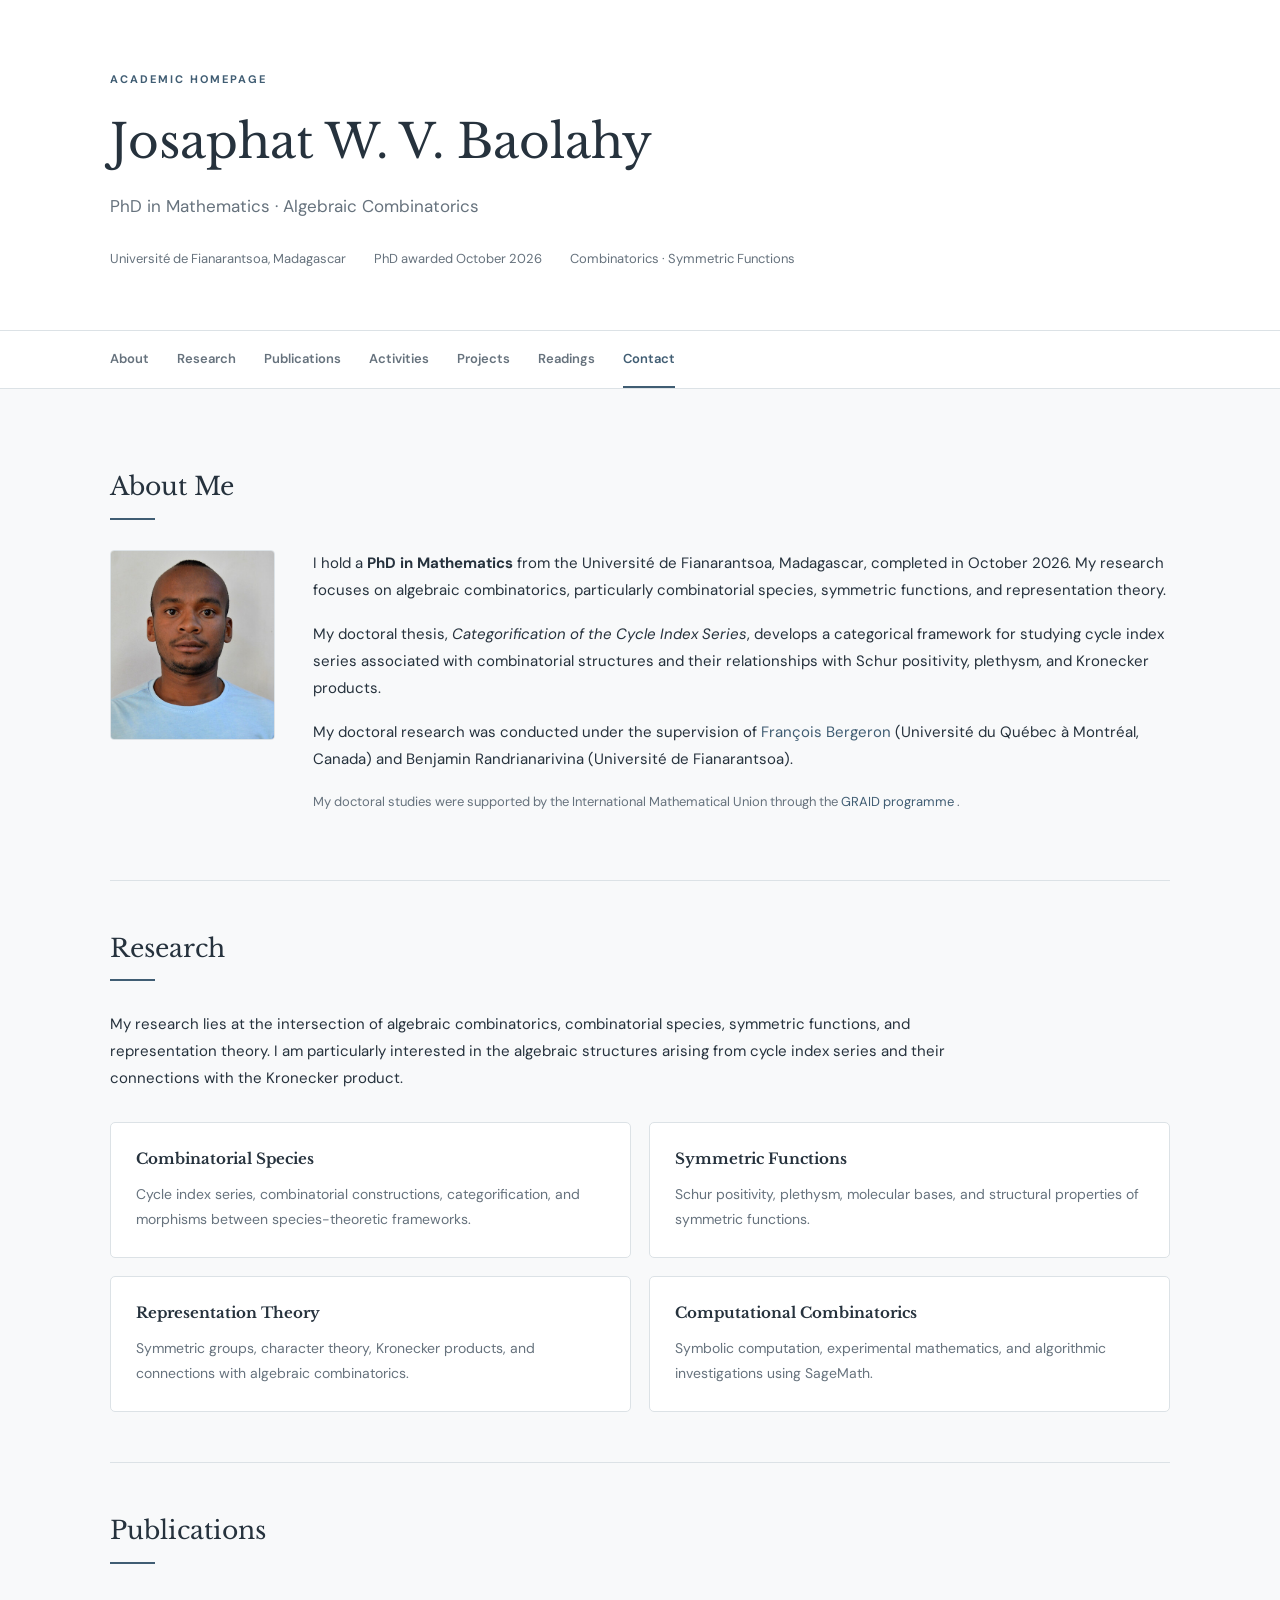
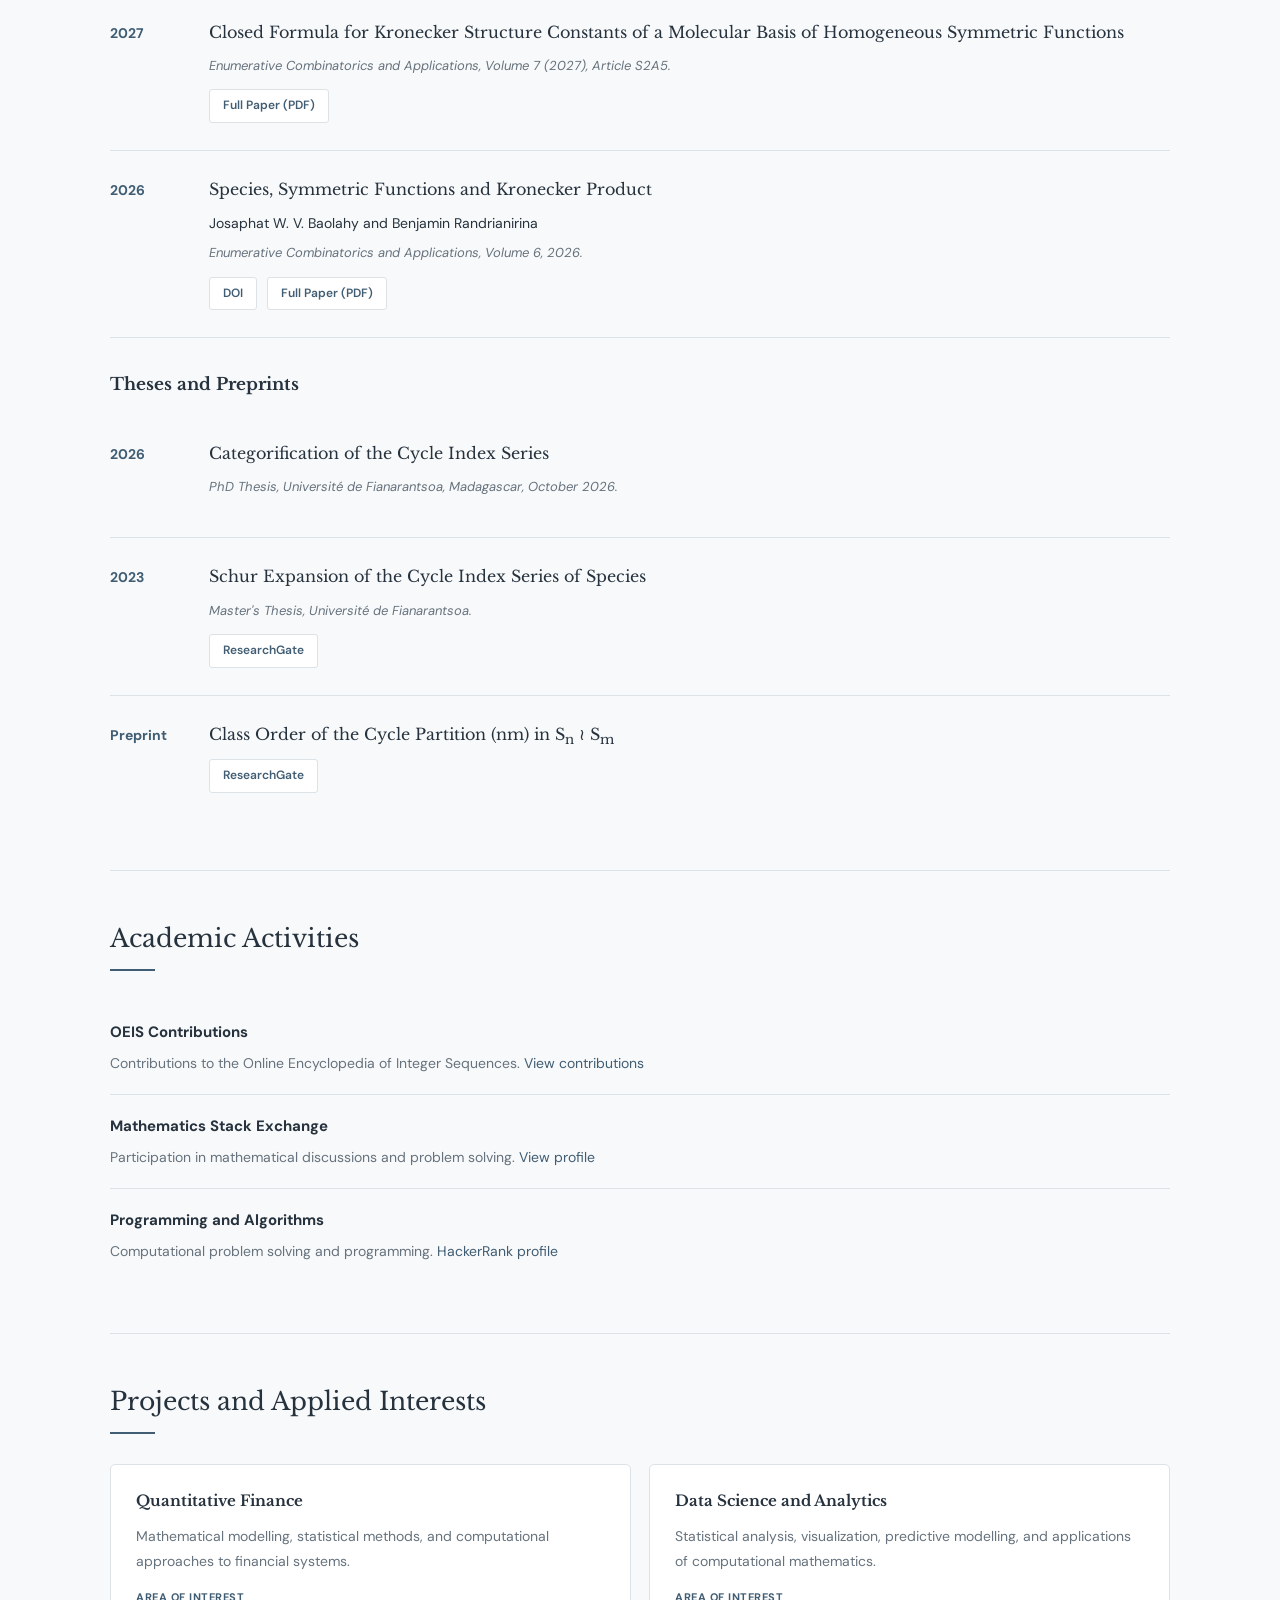
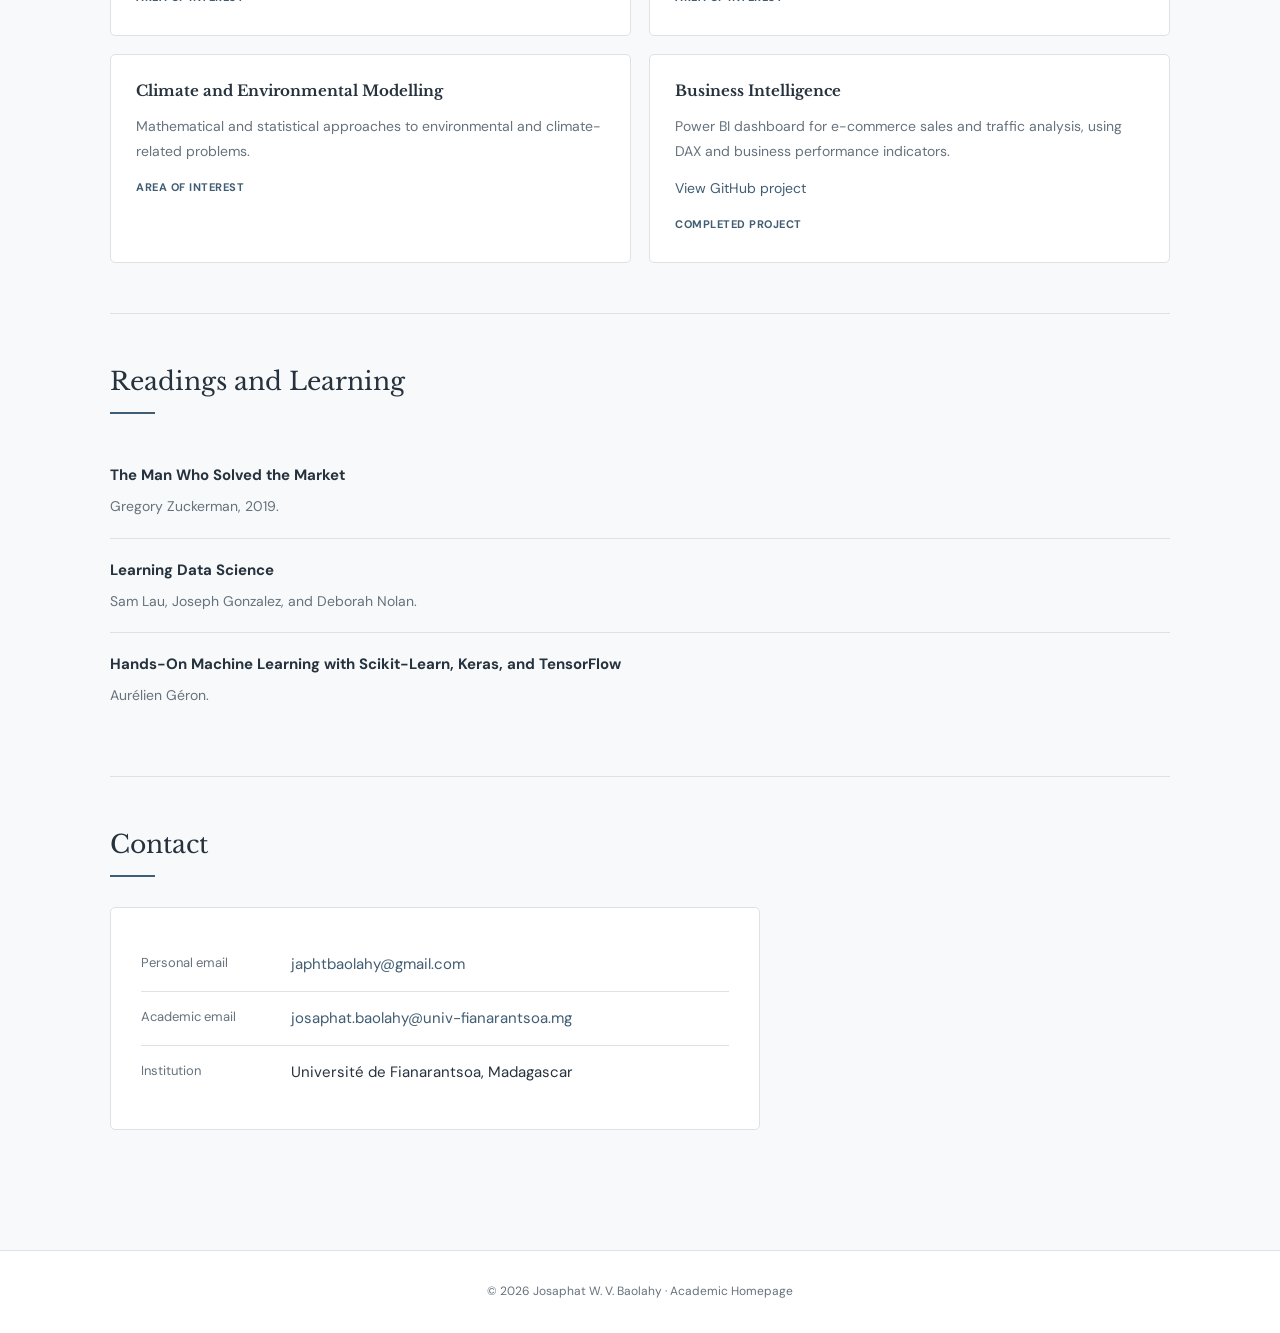
<file: index.html>
<!DOCTYPE html>
<html lang="en">
<head>
<meta charset="UTF-8">
<meta name="viewport" content="width=device-width, initial-scale=1.0">
<meta name="description" content="Academic website of Josaphat W. V. Baolahy, PhD in Mathematics, specializing in algebraic combinatorics, symmetric functions and combinatorial species.">

<title>Josaphat Baolahy | Mathematics</title>

<link rel="preconnect" href="https://fonts.googleapis.com">
<link rel="preconnect" href="https://fonts.gstatic.com" crossorigin>
<link href="https://fonts.googleapis.com/css2?family=DM+Sans:wght@400;500;600;700&family=Libre+Baskerville:wght@400;700&display=swap" rel="stylesheet">

<style>
:root {
  --background: #f8f9fa;
  --surface: #ffffff;
  --ink: #26323d;
  --muted: #66727d;
  --accent: #405d73;
  --border: #dce2e6;
}

* {
  box-sizing: border-box;
}

html {
  scroll-behavior: smooth;
}

body {
  margin: 0;
  background: var(--background);
  color: var(--ink);
  font-family: "DM Sans", sans-serif;
  font-size: 15px;
  line-height: 1.8;
}

a {
  color: var(--accent);
  text-decoration: none;
}

a:hover {
  text-decoration: underline;
}

.container {
  width: min(1060px, 90%);
  margin: auto;
}

/* HEADER */

header {
  background: var(--surface);
  border-bottom: 1px solid var(--border);
}

.header-inner {
  padding: 70px 0 60px;
}

.eyebrow {
  text-transform: uppercase;
  letter-spacing: 2px;
  font-size: 11px;
  font-weight: 700;
  color: var(--accent);
  margin-bottom: 18px;
}

h1, h2, h3 {
  font-family: "Libre Baskerville", Georgia, serif;
  line-height: 1.45;
}

h1 {
  font-size: clamp(30px, 5vw, 47px);
  font-weight: 400;
  margin: 0 0 15px;
}

.subtitle {
  font-size: 17px;
  color: var(--muted);
  margin: 0 0 25px;
}

.header-meta {
  display: flex;
  flex-wrap: wrap;
  gap: 12px 28px;
  color: var(--muted);
  font-size: 13px;
}

/* NAVIGATION */

nav {
  background: var(--surface);
  border-bottom: 1px solid var(--border);
  position: sticky;
  top: 0;
  z-index: 10;
}

.nav-inner {
  display: flex;
  gap: 28px;
  overflow-x: auto;
  scrollbar-width: none;
}

.nav-inner a {
  display: inline-block;
  padding: 16px 0;
  color: var(--muted);
  font-size: 13px;
  font-weight: 600;
  white-space: nowrap;
  border-bottom: 2px solid transparent;
}

.nav-inner a:hover,
.nav-inner a.active {
  color: var(--accent);
  border-color: var(--accent);
  text-decoration: none;
}

/* MAIN */

main {
  padding: 30px 0 70px;
}

section {
  padding: 50px 0;
  border-bottom: 1px solid var(--border);
  scroll-margin-top: 70px;
}

section:last-child {
  border-bottom: none;
}

.section-heading {
  margin-bottom: 30px;
}

.section-heading h2 {
  font-size: 25px;
  font-weight: 400;
  margin: 0 0 12px;
}

.section-heading::after {
  content: "";
  display: block;
  width: 45px;
  height: 2px;
  background: var(--accent);
}

p {
  margin-top: 0;
}

/* ABOUT */

.about-grid {
  display: grid;
  grid-template-columns: 165px 1fr;
  gap: 38px;
  align-items: start;
}

.profile-photo {
  width: 165px;
  height: 190px;
  object-fit: cover;
  border-radius: 4px;
  border: 1px solid var(--border);
}

.about-text p {
  margin-bottom: 17px;
}

.note {
  color: var(--muted);
  font-size: 13px;
}

/* RESEARCH */

.research-intro {
  max-width: 850px;
  margin-bottom: 30px;
}

.research-grid {
  display: grid;
  grid-template-columns: repeat(2, 1fr);
  gap: 18px;
}

.research-card,
.project-card {
  background: var(--surface);
  border: 1px solid var(--border);
  border-radius: 5px;
  padding: 25px;
  transition: border-color .2s, transform .2s;
}

.research-card:hover,
.project-card:hover {
  border-color: var(--accent);
  transform: translateY(-2px);
}

.research-card h3,
.project-card h3 {
  font-size: 15px;
  margin: 0 0 12px;
}

.research-card p,
.project-card p {
  color: var(--muted);
  font-size: 14px;
  margin: 0;
}

/* PUBLICATIONS */

.publication {
  display: grid;
  grid-template-columns: 75px 1fr;
  gap: 24px;
  padding: 27px 0;
  border-bottom: 1px solid var(--border);
}

.publication:first-child {
  padding-top: 0;
}

.publication:last-child {
  border-bottom: none;
}

.pub-year {
  color: var(--accent);
  font-size: 14px;
  font-weight: 700;
}

.publication h3 {
  font-size: 16px;
  font-weight: 400;
  margin: 0 0 10px;
}

.pub-authors {
  font-size: 14px;
  color: var(--ink);
  margin-bottom: 5px;
}

.pub-venue {
  font-size: 13px;
  color: var(--muted);
  font-style: italic;
  margin-bottom: 12px;
}

.pub-links {
  display: flex;
  flex-wrap: wrap;
  gap: 10px;
}

.pub-links a {
  display: inline-block;
  padding: 5px 13px;
  border: 1px solid var(--border);
  border-radius: 3px;
  font-size: 12px;
  font-weight: 600;
  background: var(--surface);
}

.pub-links a:hover {
  background: var(--accent);
  border-color: var(--accent);
  color: white;
  text-decoration: none;
}

/* ACTIVITIES */

.activity {
  padding: 18px 0;
  border-bottom: 1px solid var(--border);
}

.activity:last-child {
  border-bottom: none;
}

.activity strong {
  display: block;
  margin-bottom: 5px;
}

.activity p {
  color: var(--muted);
  font-size: 14px;
  margin: 0;
}

/* PROJECTS */

.project-grid {
  display: grid;
  grid-template-columns: repeat(2, 1fr);
  gap: 18px;
}

.project-status {
  display: inline-block;
  margin-top: 14px;
  color: var(--accent);
  font-size: 11px;
  font-weight: 700;
  text-transform: uppercase;
  letter-spacing: .5px;
}

/* CONTACT */

.contact-panel {
  background: var(--surface);
  border: 1px solid var(--border);
  border-radius: 5px;
  padding: 30px;
  max-width: 650px;
}

.contact-row {
  display: grid;
  grid-template-columns: 130px 1fr;
  gap: 20px;
  padding: 13px 0;
  border-bottom: 1px solid var(--border);
}

.contact-row:last-child {
  border-bottom: none;
}

.contact-label {
  color: var(--muted);
  font-size: 13px;
}

/* FOOTER */

footer {
  background: var(--surface);
  border-top: 1px solid var(--border);
  padding: 30px 0;
  text-align: center;
  font-size: 12px;
  color: var(--muted);
}

/* RESPONSIVE */

@media (max-width: 650px) {
  .header-inner {
    padding: 45px 0;
  }

  .about-grid {
    grid-template-columns: 1fr;
    gap: 22px;
  }

  .profile-photo {
    width: 140px;
    height: 160px;
  }

  .research-grid,
  .project-grid {
    grid-template-columns: 1fr;
  }

  .publication {
    grid-template-columns: 1fr;
    gap: 5px;
  }

  .contact-row {
    grid-template-columns: 1fr;
    gap: 3px;
  }

  section {
    padding: 38px 0;
  }
}
</style>
</head>

<body>

<header>
  <div class="container header-inner">

    <div class="eyebrow">
      Academic Homepage
    </div>

    <h1>Josaphat W. V. Baolahy</h1>

    <p class="subtitle">
      PhD in Mathematics · Algebraic Combinatorics
    </p>

    <div class="header-meta">
      <span>Université de Fianarantsoa, Madagascar</span>
      <span>PhD awarded October 2026</span>
      <span>Combinatorics · Symmetric Functions</span>
    </div>

  </div>
</header>

<nav>
  <div class="container nav-inner">
    <a href="#about">About</a>
    <a href="#research">Research</a>
    <a href="#publications">Publications</a>
    <a href="#activities">Activities</a>
    <a href="#projects">Projects</a>
    <a href="#readings">Readings</a>
    <a href="#contact">Contact</a>
  </div>
</nav>

<main class="container">

<!-- ABOUT -->

<section id="about">

  <div class="section-heading">
    <h2>About Me</h2>
  </div>

  <div class="about-grid">

    <img
      src="Josaphat-Baolahy.jpg"
      alt="Josaphat Baolahy"
      class="profile-photo"
    >

    <div class="about-text">

      <p>
        I hold a <strong>PhD in Mathematics</strong> from
        the Université de Fianarantsoa, Madagascar,
        completed in October 2026.
        My research focuses on algebraic combinatorics,
        particularly combinatorial species,
        symmetric functions, and representation theory.
      </p>

      <p>
        My doctoral thesis,
        <em>Categorification of the Cycle Index Series</em>,
        develops a categorical framework for studying
        cycle index series associated with combinatorial
        structures and their relationships with
        Schur positivity, plethysm, and Kronecker products.
      </p>

      <p>
        My doctoral research was conducted under the
        supervision of
        <a href="https://bergeron.math.uqam.ca/fr/francois-bergeron/">
          François Bergeron
        </a>
        (Université du Québec à Montréal, Canada)
        and Benjamin Randrianarivina
        (Université de Fianarantsoa).
      </p>

      <p class="note">
        My doctoral studies were supported by the
        International Mathematical Union through the
        <a href="https://friends-imu.org/graid/">
          GRAID programme
        </a>.
      </p>

    </div>
  </div>

</section>

<!-- RESEARCH -->

<section id="research">

  <div class="section-heading">
    <h2>Research</h2>
  </div>

  <p class="research-intro">
    My research lies at the intersection of algebraic
    combinatorics, combinatorial species, symmetric
    functions, and representation theory.
    I am particularly interested in the algebraic
    structures arising from cycle index series and
    their connections with the Kronecker product.
  </p>

  <div class="research-grid">

    <div class="research-card">
      <h3>Combinatorial Species</h3>
      <p>
        Cycle index series, combinatorial constructions,
        categorification, and morphisms between
        species-theoretic frameworks.
      </p>
    </div>

    <div class="research-card">
      <h3>Symmetric Functions</h3>
      <p>
        Schur positivity, plethysm, molecular bases,
        and structural properties of symmetric functions.
      </p>
    </div>

    <div class="research-card">
      <h3>Representation Theory</h3>
      <p>
        Symmetric groups, character theory,
        Kronecker products, and connections with
        algebraic combinatorics.
      </p>
    </div>

    <div class="research-card">
      <h3>Computational Combinatorics</h3>
      <p>
        Symbolic computation, experimental mathematics,
        and algorithmic investigations using SageMath.
      </p>
    </div>

  </div>

</section>

<!-- PUBLICATIONS -->

<section id="publications">

  <div class="section-heading">
    <h2>Publications</h2>
  </div>

  <div class="publication">

    <div class="pub-year">2027</div>

    <div>
      <h3>
        Closed Formula for Kronecker Structure Constants
        of a Molecular Basis of Homogeneous Symmetric Functions
      </h3>

      <p class="pub-venue">
        Enumerative Combinatorics and Applications,
        Volume 7 (2027), Article S2A5.
      </p>

      <div class="pub-links">
        <a href="https://ecajournal.haifa.ac.il/Volume2027/ECA2027_S2A5.pdf"
           target="_blank" rel="noopener noreferrer">
          Full Paper (PDF)
        </a>
      </div>
    </div>

  </div>

  <div class="publication">

    <div class="pub-year">2026</div>

    <div>
      <h3>
        Species, Symmetric Functions and Kronecker Product
      </h3>

      <p class="pub-authors">
        Josaphat W. V. Baolahy and Benjamin Randrianirina
      </p>

      <p class="pub-venue">
        Enumerative Combinatorics and Applications,
        Volume 6, 2026.
      </p>

      <div class="pub-links">

        <a href="https://doi.org/10.54550/ECA2026V6S3R19"
           target="_blank" rel="noopener noreferrer">
          DOI
        </a>

        <a href="https://ecajournal.haifa.ac.il/Volume2026/ECA2026_S2A19.pdf"
           target="_blank" rel="noopener noreferrer">
          Full Paper (PDF)
        </a>

      </div>
    </div>

  </div>

  <h3 style="font-size:17px; margin-top:35px;">
    Theses and Preprints
  </h3>

  <div class="publication">

    <div class="pub-year">2026</div>

    <div>
      <h3>
        Categorification of the Cycle Index Series
      </h3>

      <p class="pub-venue">
        PhD Thesis, Université de Fianarantsoa,
        Madagascar, October 2026.
      </p>
    </div>

  </div>

  <div class="publication">

    <div class="pub-year">2023</div>

    <div>
      <h3>
        Schur Expansion of the Cycle Index Series of Species
      </h3>

      <p class="pub-venue">
        Master's Thesis, Université de Fianarantsoa.
      </p>

      <div class="pub-links">
        <a href="https://www.researchgate.net/publication/368405559_Schur_expansion_of_the_cycle_index_series_of_species"
           target="_blank" rel="noopener noreferrer">
          ResearchGate
        </a>
      </div>
    </div>

  </div>

  <div class="publication">

    <div class="pub-year">Preprint</div>

    <div>
      <h3>
        Class Order of the Cycle Partition (nm)
        in S<sub>n</sub> ≀ S<sub>m</sub>
      </h3>

      <div class="pub-links">
        <a href="https://www.researchgate.net/publication/384903000_Class_Order_of_the_Cycle_Partition_nm_in_S"
           target="_blank" rel="noopener noreferrer">
          ResearchGate
        </a>
      </div>
    </div>

  </div>

</section>

<!-- ACTIVITIES -->

<section id="activities">

  <div class="section-heading">
    <h2>Academic Activities</h2>
  </div>

  <div class="activity">
    <strong>OEIS Contributions</strong>
    <p>
      Contributions to the Online Encyclopedia
      of Integer Sequences.
      <a href="https://oeis.org/search?q=josaphat+baolahy">
        View contributions
      </a>
    </p>
  </div>

  <div class="activity">
    <strong>Mathematics Stack Exchange</strong>
    <p>
      Participation in mathematical discussions
      and problem solving.
      <a href="https://math.stackexchange.com/users/677838/josaphat-baolahy">
        View profile
      </a>
    </p>
  </div>

  <div class="activity">
    <strong>Programming and Algorithms</strong>
    <p>
      Computational problem solving and programming.
      <a href="https://www.hackerrank.com/profile/japhtbaolahy">
        HackerRank profile
      </a>
    </p>
  </div>

</section>

<!-- PROJECTS -->

<section id="projects">

  <div class="section-heading">
    <h2>Projects and Applied Interests</h2>
  </div>

  <div class="project-grid">

    <div class="project-card">
      <h3>Quantitative Finance</h3>
      <p>
        Mathematical modelling, statistical methods,
        and computational approaches to financial systems.
      </p>
      <span class="project-status">Area of interest</span>
    </div>

    <div class="project-card">
      <h3>Data Science and Analytics</h3>
      <p>
        Statistical analysis, visualization,
        predictive modelling, and applications
        of computational mathematics.
      </p>
      <span class="project-status">Area of interest</span>
    </div>

    <div class="project-card">
      <h3>Climate and Environmental Modelling</h3>
      <p>
        Mathematical and statistical approaches
        to environmental and climate-related problems.
      </p>
      <span class="project-status">Area of interest</span>
    </div>

    <div class="project-card">
      <h3>Business Intelligence</h3>
      <p>
        Power BI dashboard for e-commerce sales
        and traffic analysis, using DAX
        and business performance indicators.
      </p>

      <p style="margin-top:12px;">
        <a href="https://github.com/BaolahyJosaphat/Teddy_Bears_Online_Sales"
           target="_blank" rel="noopener noreferrer">
          View GitHub project
        </a>
      </p>

      <span class="project-status">Completed project</span>
    </div>

  </div>

</section>

<!-- READINGS -->

<section id="readings">

  <div class="section-heading">
    <h2>Readings and Learning</h2>
  </div>

  <div class="activity">
    <strong>
      The Man Who Solved the Market
    </strong>
    <p>
      Gregory Zuckerman, 2019.
    </p>
  </div>

  <div class="activity">
    <strong>
      Learning Data Science
    </strong>
    <p>
      Sam Lau, Joseph Gonzalez, and Deborah Nolan.
    </p>
  </div>

  <div class="activity">
    <strong>
      Hands-On Machine Learning with Scikit-Learn,
      Keras, and TensorFlow
    </strong>
    <p>
      Aurélien Géron.
    </p>
  </div>

</section>

<!-- CONTACT -->

<section id="contact">

  <div class="section-heading">
    <h2>Contact</h2>
  </div>

  <div class="contact-panel">

    <div class="contact-row">
      <span class="contact-label">Personal email</span>
      <a href="mailto:japhtbaolahy@gmail.com">
        japhtbaolahy@gmail.com
      </a>
    </div>

    <div class="contact-row">
      <span class="contact-label">Academic email</span>
      <a href="mailto:josaphat.baolahy@univ-fianarantsoa.mg">
        josaphat.baolahy@univ-fianarantsoa.mg
      </a>
    </div>

    <div class="contact-row">
      <span class="contact-label">Institution</span>
      <span>Université de Fianarantsoa, Madagascar</span>
    </div>

  </div>

</section>

</main>

<footer>
  <div class="container">
    © 2026 Josaphat W. V. Baolahy · Academic Homepage
  </div>
</footer>

<script>
const navLinks = document.querySelectorAll("nav a");
const sections = document.querySelectorAll("main section");

const observer = new IntersectionObserver(entries => {
  entries.forEach(entry => {
    if (entry.isIntersecting) {
      navLinks.forEach(link => {
        link.classList.toggle(
          "active",
          link.getAttribute("href") === "#" + entry.target.id
        );
      });
    }
  });
}, {
  rootMargin: "-100px 0px -55% 0px",
  threshold: 0
});

sections.forEach(section => observer.observe(section));
</script>

</body>
</html>
</file>
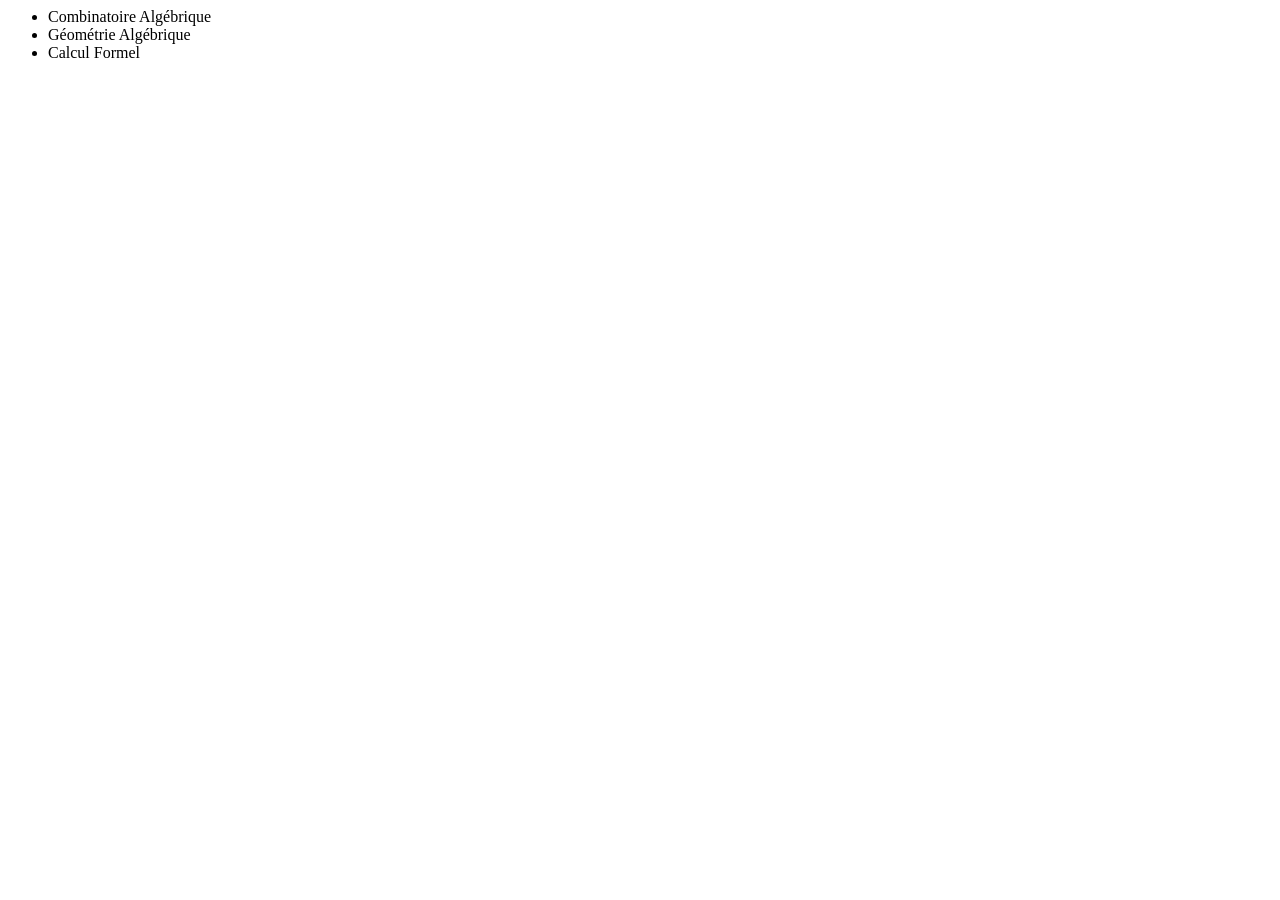
<file: index1.html>
<!DOCTYPE>
<html>
	<head>
		<meta charset="utf-8"/>
		<title> Site Josaphat </title>
	</head>
	<body>
	<ul>
			<li> Combinatoire Algébrique </li>
			<li> Géométrie Algébrique </li>
			<li> Calcul Formel </li>
		</ul>
	</body>
</html>
</file>
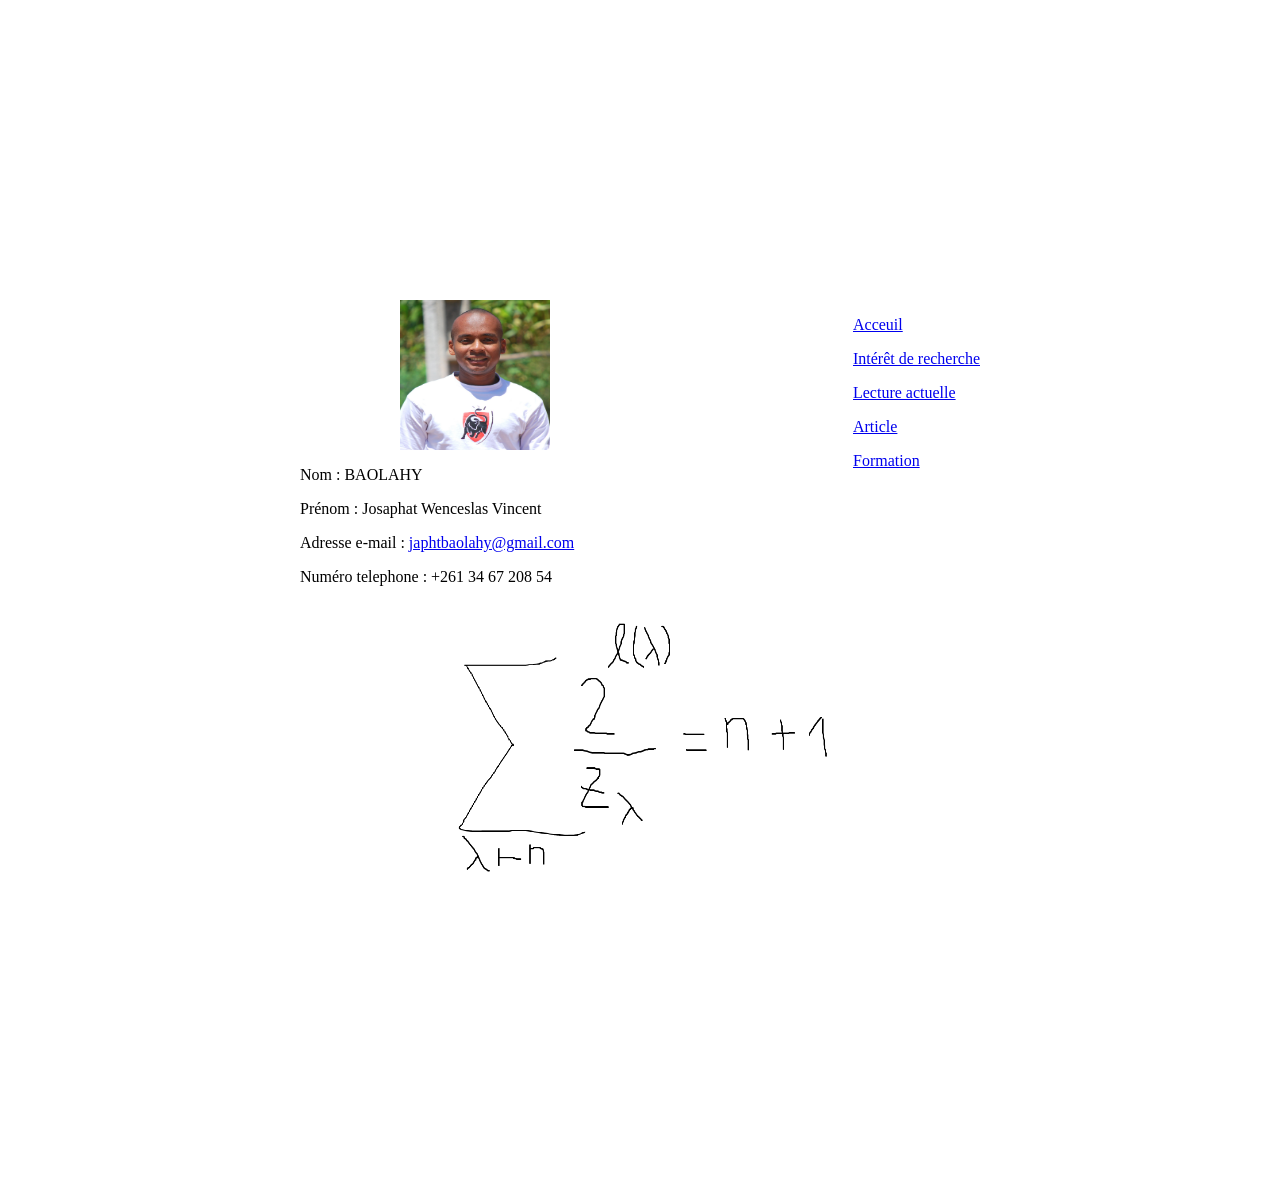
<file: Page1.html>
<!DOCTYPE>
<html>
	<head>
		<meta charset="utf-8"/>
		<link rel="stylesheet" href="fond.css"/>
		<title> Site Josaphat </title>
	</head>
	<body>
		<header>
		<div class="lien">
			<nav>
				<p> <a href="Page1.html"> Acceuil </a> </p>
				<p> <a href="Page2.html"> Intérêt de recherche </a> </p>
				<p> <a href="Page3.html"> Lecture actuelle </a> </p>
				<p> <a href="Page4.html"> Article </a> </p>
				<p> <a href="Page5.html"> Formation </a> </p>
			</nav>
		</div>
	
		
			
			<div class="profil">
				<img src="sary/zapht.jpg" height="150" width="150"/>
			</div>
			
		<div class="presentation">
			<section>
				<p> Nom : BAOLAHY </p>				
				<p> Prénom : Josaphat Wenceslas Vincent </p>
				<p> Adresse e-mail : <a href="mailto:japhtbaolahy@gmail.com"> japhtbaolahy@gmail.com</a></p>
				<p> Numéro telephone : +261 34 67 208 54 </p>
			</section>
		</div>	
		</header>
		<div class="egal">
			<img src="sary/egalité.png" height="300" width="500"/>	
		</div>
		
		<footer>
		
		</footer>
	</body>
</html>
</file>
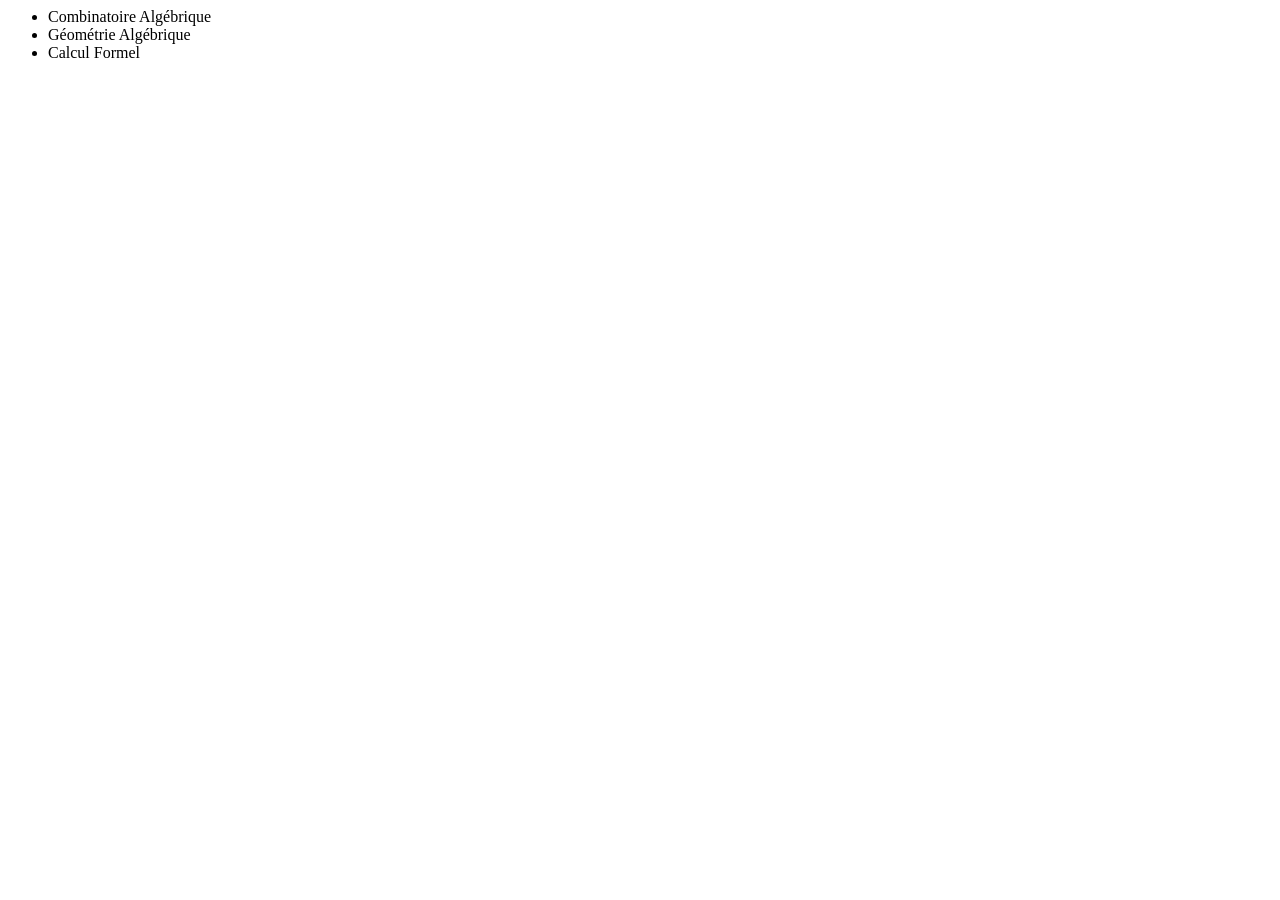
<file: Page2.html>
<!DOCTYPE>
<html>
	<head>
		<meta charset="utf-8"/>
		<title> Site Josaphat </title>
	</head>
		<ul>
			<li> Combinatoire Algébrique </li>
			<li> Géométrie Algébrique </li>
			<li> Calcul Formel </li>
		</ul>
	
	</form>
	<body>
	</body>
</html>
</file>
<file: fond.css>
html, body{
	margin: 150px 150px 150px 150px ;
	padding: 0;
	background: white;
}


	

.presentation, .profil, .lien{
	display:inline-block;
	
}
.lien{
	float: right
}
.profil{
	margin: 0 100 0 100;
}
.presentation{ 
	float: left
}
.egal{
	display: inline-block;
	margin: 0 100 0 100
}
</file>
